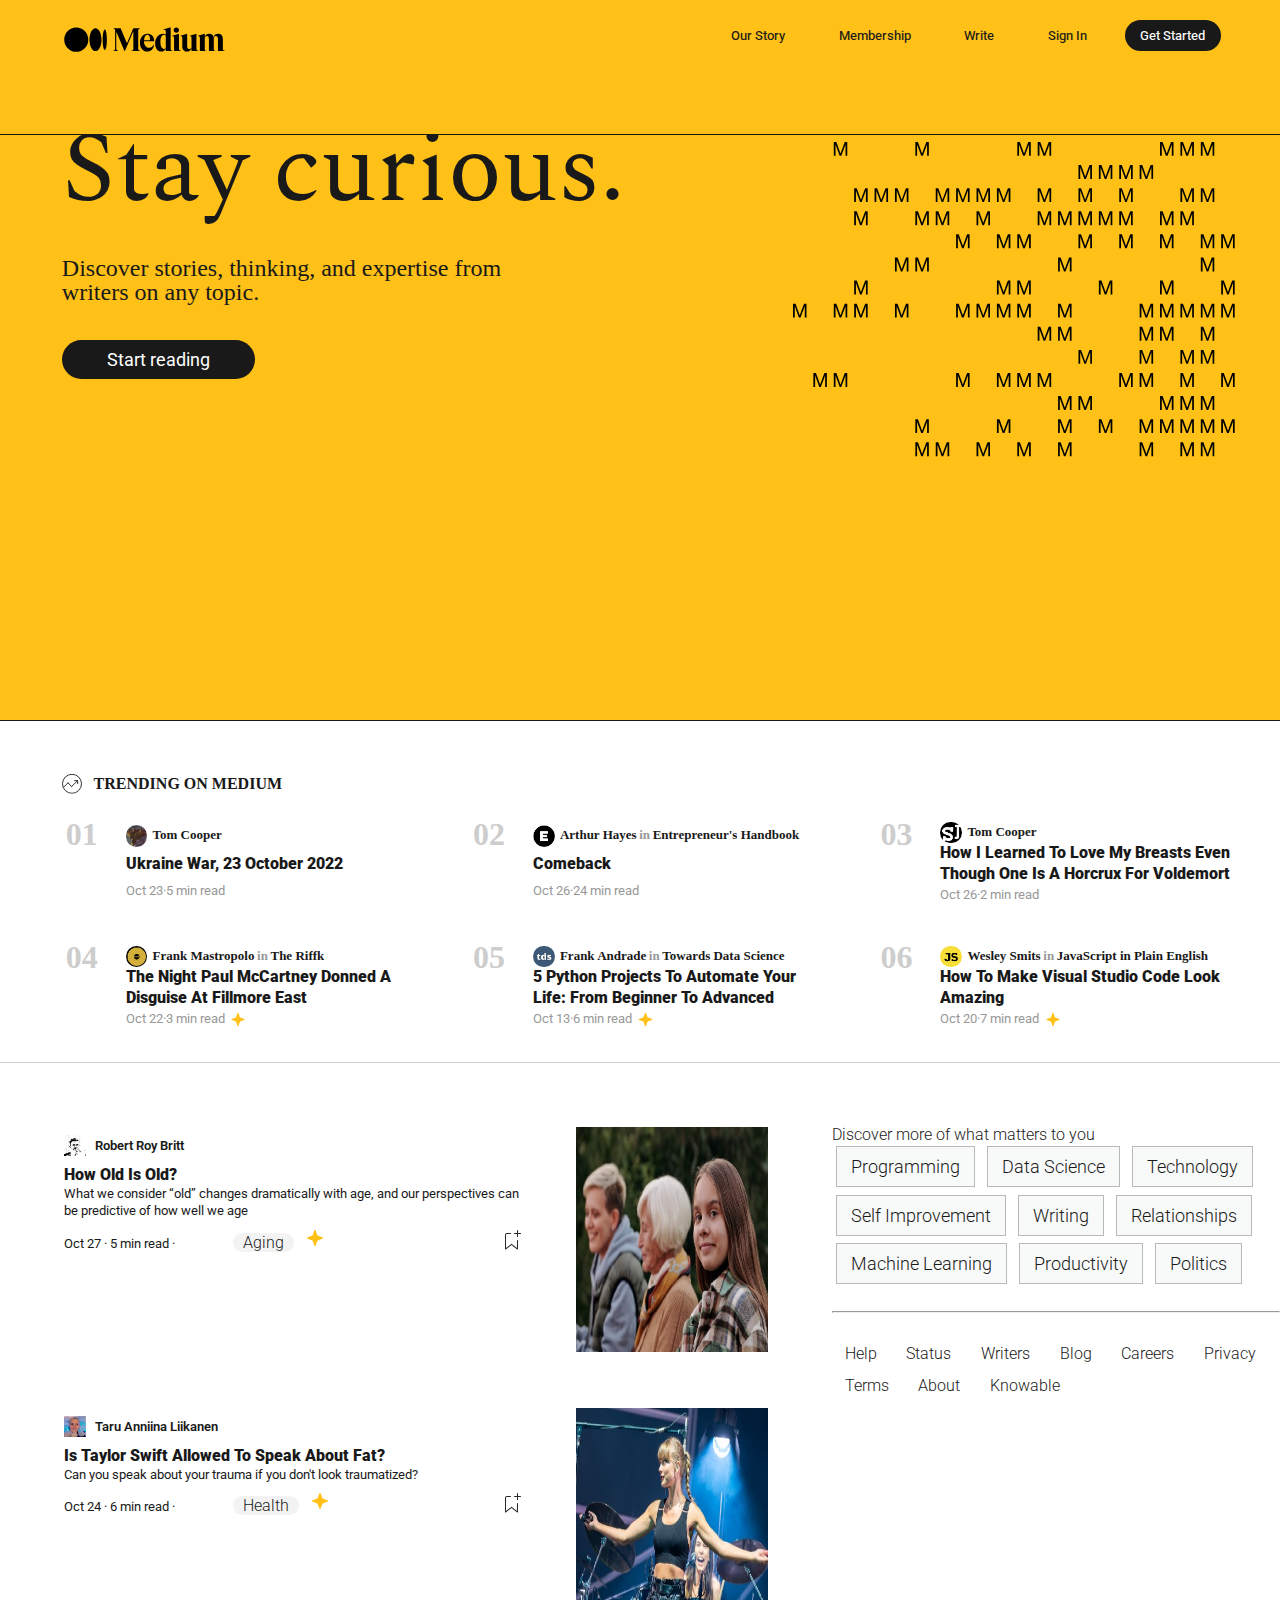
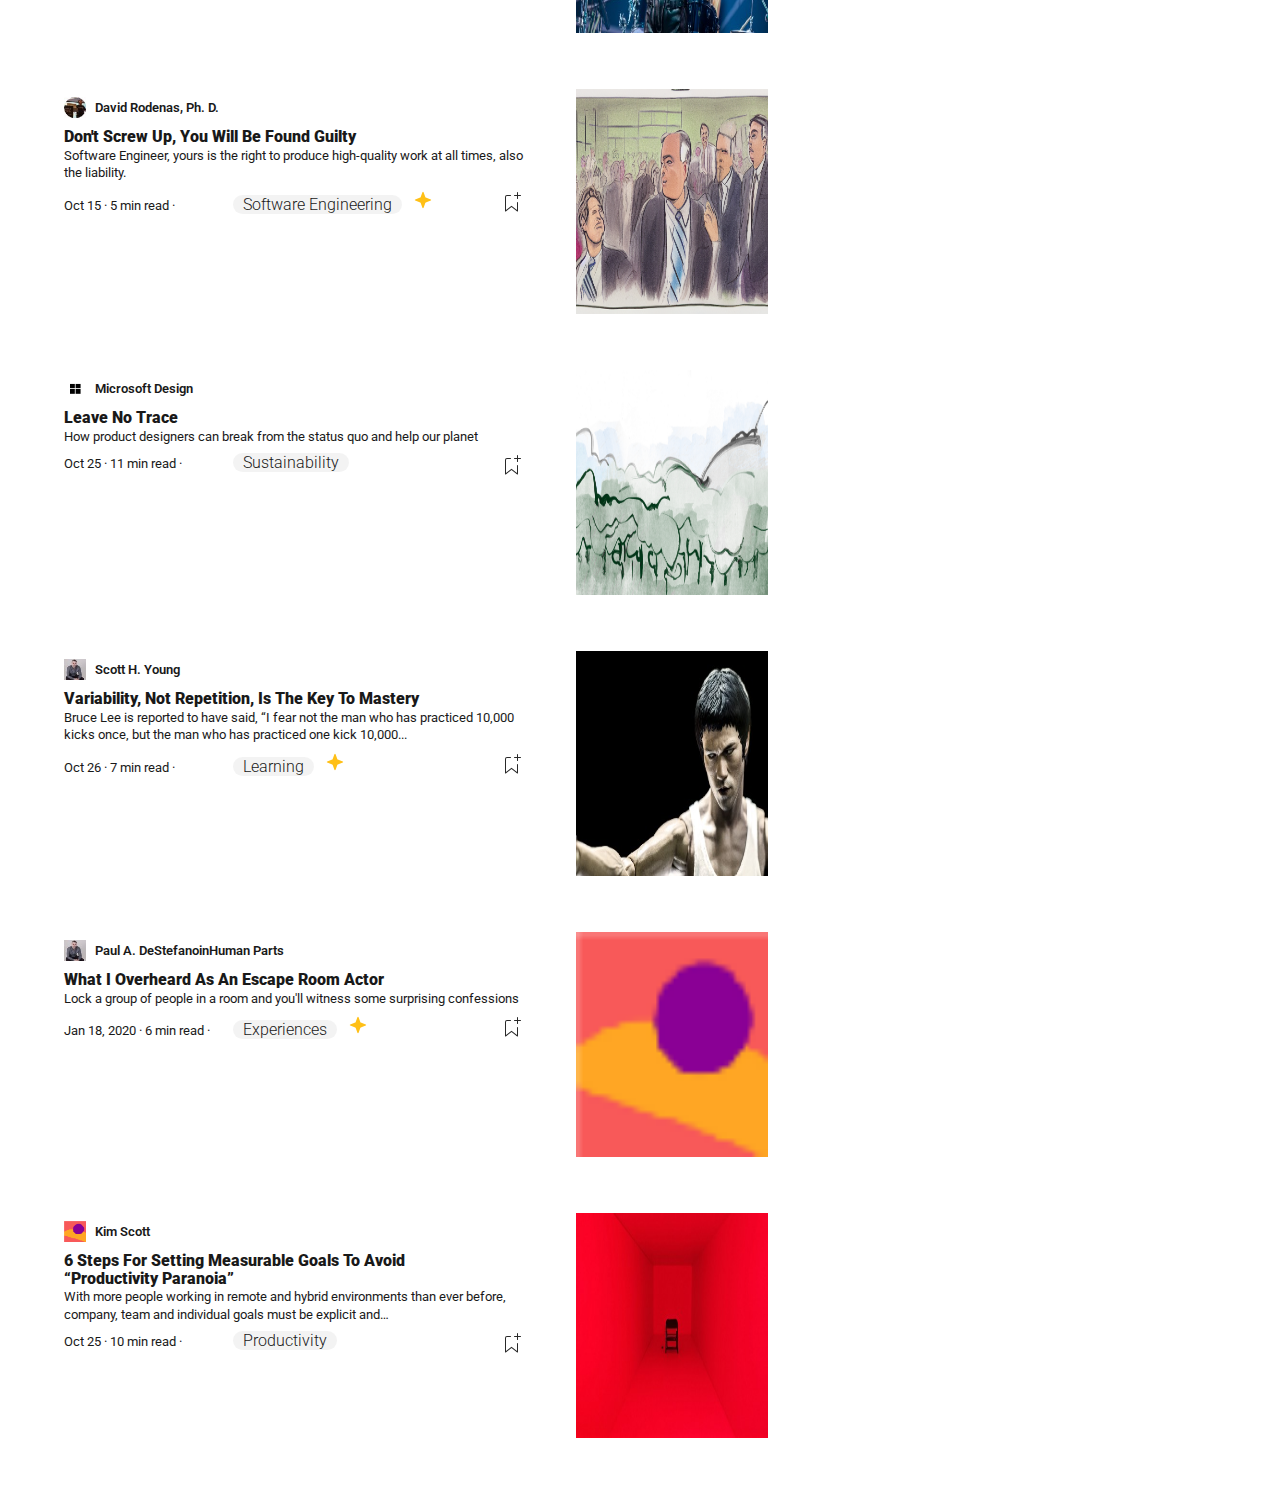
<file: esercitazione4/index.html>
<!DOCTYPE html>
<html lang="en">
<head>
    <meta charset="UTF-8">
    <meta name="viewport" content="width=device-width, initial-scale=1.0">
    <title>Medium clone</title>
    <link rel="stylesheet" href="assets/css/reset.css">
    <link rel="stylesheet" href="assets/css/medium.css">
    <link rel="preconnect" href="https://fonts.googleapis.com">
<link rel="preconnect" href="https://fonts.gstatic.com" crossorigin>
<link href="https://fonts.googleapis.com/css2?family=Roboto:ital,wght@0,100;0,300;0,400;0,500;0,700;0,900;1,100;1,300;1,400;1,500;1,700;1,900&family=Spectral:ital,wght@0,200;0,300;0,400;0,500;0,600;0,700;0,800;1,200;1,300;1,400;1,500;1,600;1,700;1,800&display=swap" rel="stylesheet">
</head>
<body>
    <header>
        <nav id="head">
            <figure>
            <img src="assets/imgs/svg/logo.svg" alt="logo">
        </figure>
        <ul>
            <li><button class="BtnHeader">Our Story</button></li>
            <li><button class="BtnHeader">Membership</button></li>
            <li><button class="BtnHeader">Write</button></li>
            <li><button class="BtnHeader">Sign In</button></li>
            <li><button class="BtnHeaderBlack">Get Started</button></li>
        </ul>
        </nav>
        <div id="HeroSection">
            <div id="Testo"><h1>Stay curious.</h1>
                <p>Discover stories, thinking, and expertise from writers on any topic.</p>
                <button id="BtnHero">Start reading</button>
            </div>
            <div id="Mblock"><iframe src="m.html" seamless></iframe></div>
        </div>
    </header>
    <aside>
        <h3><img src="assets/imgs/svg/trending.svg" alt="Trending icon"> Trending on medium</h3>
        <section class="Trending">
            <b>01</b>
            <div class="Content">
                <h4><img src="assets/imgs/image01.jpeg">Tom Cooper</h4>
            <h3>Ukraine War, 23 October 2022</h3>
            <p>Oct 23·5 min read</p>
            </div>
        </section>
        <section class="Trending">
            <b>02</b>
            <div class="Content">
                <h4><img src="assets/imgs/image02.png">Arthur Hayes <span>in</span> Entrepreneur's Handbook</h4>
            <h3>Comeback</h3>
            <p>Oct 26·24 min read</p>
            </div>
        </section>
        <section class="Trending">
            <b>03</b>
            <div class="Content">
                <h4><img src="assets/imgs/image03.jpeg">Tom Cooper</h4>
            <h3>How I Learned to Love My Breasts Even Though One Is A Horcrux For Voldemort</h3>
            <p>Oct 26·2 min read</p>
            </div>
        </section>
        <section class="Trending">
            <b>04</b>
            <div class="Content">
                <h4><img src="assets/imgs/image04.png">Frank Mastropolo <span>in</span> The Riffk</h4>
            <h3>The Night Paul McCartney Donned a Disguise at Fillmore East</h3>
            <p>Oct 22·3 min read <img src="assets/imgs/svg/star.svg"></p>
            </div>
        </section>
        <section class="Trending">
            <b>05</b>
            <div class="Content">
                <h4><img src="assets/imgs/image05.jpeg">Frank Andrade <span>in</span> Towards Data Science</h4>
            <h3>5 Python Projects to Automate Your Life: From Beginner to Advanced</h3>
            <p>Oct 13·6 min read <img src="assets/imgs/svg/star.svg"></p>
            </div>
        </section>
        <section class="Trending">
            <b>06</b>
            <div class="Content">
                <h4><img src="assets/imgs/image06.png">Wesley Smits <span>in</span> JavaScript in Plain English</h4>
            <h3>How To Make Visual Studio Code Look Amazing</h3>
            <p>Oct 20·7 min read <img src="assets/imgs/svg/star.svg"></p>
            </div>
            </section>
    </aside>
    <main>
    <article>
        <section class="Articles">
            <div>
                <h4> <img src="assets/imgs/image07.jpeg"> Robert Roy Britt</h4>
            <h3>How Old is Old?</h3>
            <p>What we consider “old” changes dramatically with age, and our perspectives can be predictive of how well we age</p>
            <div class="InfoBar"> 
                <p>Oct 27 · 5 min read ·</p>
                <button>Aging</button>
                <img src="assets/imgs/svg/star.svg">
                <figure>
                    <img class="Bookmark" src="assets/imgs/svg/bookmark.svg">
                </figure>
            </div>
            </div>
            <img class="Banner" src="assets/imgs/image08.jpeg">
        </section>
        <section class="Articles">
            <div>
                <h4> <img src="assets/imgs/image09.jpeg"> Taru Anniina Liikanen</h4>
            <h3>Is Taylor Swift Allowed to Speak About Fat?</h3>
            <p>Can you speak about your trauma if you don't look traumatized?</p>
            <div class="InfoBar"> 
                <p>Oct 24 · 6 min read · </p>
                <button>Health</button>
                <img src="assets/imgs/svg/star.svg">
                <figure>
                    <img class="Bookmark" src="assets/imgs/svg/bookmark.svg">
                </figure>
            </div>
            </div>
            <img class="Banner" src="assets/imgs/image10.jpeg">
        </section>
        <section class="Articles">
            <div>
                <h4> <img src="assets/imgs/image11.jpeg"> David Rodenas, Ph. D.</h4>
            <h3>Don't Screw Up, You Will Be Found Guilty</h3>
            <p>Software Engineer, yours is the right to produce high-quality work at all times, also the liability.</p>
            <div class="InfoBar"> 
                <p>Oct 15 · 5 min read · </p>
                <button>Software Engineering</button>
                <img src="assets/imgs/svg/star.svg">
                <figure>
                    <img class="Bookmark" src="assets/imgs/svg/bookmark.svg">
                </figure>
            </div>
            </div>
            <img class="Banner" src="assets/imgs/image12.png">
        </section>
        <section class="Articles">
            <div>
                <h4> <img src="assets/imgs/image13.png"> Microsoft Design</h4>
            <h3>Leave No Trace</h3>
            <p>How product designers can break from the status quo and help our planet</p>
            <div class="InfoBar"> 
                <p>Oct 25 · 11 min read · </p>
                <button>Sustainability</button>
                <figure>
                    <img class="Bookmark" src="assets/imgs/svg/bookmark.svg">
                </figure>
            </div>
            </div>
            <img class="Banner" src="assets/imgs/image14.png">
        </section>
        <section class="Articles">
            <div>
                <h4> <img src="assets/imgs/image15.jpeg"> Scott H. Young</h4>
            <h3>Variability, Not Repetition, is the Key to Mastery</h3>
            <p>Bruce Lee is reported to have said, “I fear not the man who has practiced 10,000 kicks once, but the man who has practiced one kick 10,000...</p>
            <div class="InfoBar"> 
                <p>Oct 26 · 7 min read · </p>
                <button>Learning</button>
                <img src="assets/imgs/svg/star.svg">
                <figure>
                    <img class="Bookmark" src="assets/imgs/svg/bookmark.svg">
                </figure>
            </div>
            </div>
            <img class="Banner" src="assets/imgs/image16.jpg">
        </section>
        <section class="Articles">
            <div>
                <h4> <img src="assets/imgs/image15.jpeg"> Paul A. DeStefano <span>in</span> Human Parts</h4>
            <h3>What I Overheard as an Escape Room Actor</h3>
            <p>Lock a group of people in a room and you'll witness some surprising confessions</p>
            <div class="InfoBar"> 
                <p>Jan 18, 2020 · 6 min read · </p>
                <button>Experiences</button>
                <img src="assets/imgs/svg/star.svg">
                <figure>
                    <img class="Bookmark" src="assets/imgs/svg/bookmark.svg">
                </figure>
            </div>
            </div>
            <img class="Banner" src="assets/imgs/image17.png">
        </section>
        <section class="Articles">
            <div>
                <h4> <img src="assets/imgs/image17.png"> Kim Scott</h4>
                <h3>6 Steps for Setting Measurable Goals to Avoid “Productivity Paranoia”</h3>
                <p>With more people working in remote and hybrid environments than ever before, company, team and individual goals must be explicit and…</p>
                <div class="InfoBar"> 
                    <p>Oct 25 · 10 min read · </p>
                    <button>Productivity</button>
                    <figure>
                        <img class="Bookmark" src="assets/imgs/svg/bookmark.svg">
                    </figure>
                </div>
            </div>
            <img class="Banner" src="assets/imgs/image18.jpeg">
        </section>
    </article>
    <footer id="foo">
            <h3>Discover more of what matters to you</h3>
            <div>
            <button class="bottoni">Programming</button>
            <button class="bottoni">Data Science</button>
            <button class="bottoni">Technology</button>
            <button class="bottoni">Self Improvement</button>
            <button class="bottoni">Writing</button>
            <button class="bottoni">Relationships</button>
            <button class="bottoni">Machine Learning</button>
            <button class="bottoni">Productivity</button>
            <button class="bottoni">Politics</button>
        </div>
        <hr>
        <div>
            <a href="">Help</a>
            <a href="">Status</a>
            <a href="">Writers</a>
            <a href="">Blog</a>
            <a href="">Careers</a>
            <a href="">Privacy</a>
            <a href="">Terms</a>
            <a href="">About</a>
            <a href="">Knowable</a>
        </div>
    </footer>
</main>
    <script src="assets/index.js"></script>
</body>
</html>
</file>
<file: esercitazione4/assets/css/medium.css>
* {
    box-sizing: border-box;
    color: #191919;
    font-family: 'Roboto', sans-serif;
    font-size: medium;
    font-weight: 300;
  }
  a:link, a:visited{
    color: #191919;
    text-decoration: none;
  }

  header{
    background-color: #ffc017;
    width: 100%;
    display: flex;
    justify-content: space-evenly;
    flex-wrap: wrap;
  }
nav{
    display: flex;
    flex-basis: 100%;
    width: 100%;
    height: 15vh;
    position: fixed;
    background-color: #ffc017;
    border-bottom: solid 1px #191919;
}
  figure {
    flex-basis: 50%;
    position: sticky;
  }
  figure img{
    padding-top: 1.7em;
    margin-left: 4em;
  }
  ul{
    flex-basis: 50%;
    display: flex;
    flex-wrap: wrap-reverse;
    justify-content: flex-end;
    margin-right: 3em;
    position: sticky;
  }

  ul li{
    display: inline;
    list-style: none;
    padding: 0.7em;
    justify-content: flex-end;
  }

  .BtnHeader{
    font-weight: 450;
    font-size: small;
    border: none;
    background-color: transparent;
    padding: 1.3em 1.2em;
    color: #191919;
  }
  .BtnHeaderBlack{
    border-radius: 20px;
    background-color: #191919;
    color: white;
    font-weight: 450;
    font-size: small;
    border: none;
    padding: 0.6em 1.2em;
    margin-top: 0.7em;
  }
#HeroSection{
    display: flex;
    height: 73vh;
    margin-top: 4em;
    width: 100%;
    flex-wrap: wrap;
    border-top: solid 1px #191919;
    border-bottom: solid 1px #191919; 
    justify-content: space-evenly;
    padding: 0.3em 0em;
}
#HeroSection div:nth-of-type(1){order: 1;}
#HeroSection div:nth-of-type(2){order: 3;}
#HeroSection div:nth-of-type(3){order: 4;}
#HeroSection div:nth-of-type(4){order: 2;}

h1{
    font-family: 'Spectral', serif;
    font-size : 100px;
    flex-basis: 100%;
    padding-top: 0.5em;
}
iframe{
    width: 40vw;
    height: 75vh;
    padding: 0%;
    margin: 0%;
}
#Testo{
    flex-basis: 50%;
    padding-left: 1.2em;
}
#Testo p{
    font-weight: 400;
    font-size: x-large;
    width: 35vw;
    padding-top: 1.5em;
    padding-bottom: 1.5em;

}

#BtnHero{
    border: none;
    border-radius: 20px;
    background-color: #191919;
    color: white;

    font-weight: 400;
    font-size: large;
    padding: 0.5em 2.5em;
}

aside{
    margin-top: 3em;
    padding-left: 3.6em;
    display: flex;
    flex-wrap: wrap;
    justify-content: space-evenly;
    border-bottom: #cdcdcd solid 1px;
    width: 100%;
}
aside h3{
    flex-basis: 100%;
    font-weight: 900;
    text-transform: uppercase;
    display: flex;
    align-items: center;
    padding-bottom: 1em;
}
aside h3 img{
    padding-right: 0.5em;
}
.Trending{
    display: flex;
    flex-wrap: wrap;
    flex-basis: 33.33%;
    line-height: 1.3rem;
    padding-left: 0.5em;
}

.Trending b{
    flex-basis: 15%;
    color:#cdcdcd;
    font-size: xx-large;
    font-weight: 900;
    padding-top: 0.3em;
}
.Content{
    flex-basis: 75%;
    display: flex;
    flex-wrap: wrap;
    align-items: center;
    line-height: 1.3rem;
    margin-bottom: 2em;
    padding-top: 0.5em;
}
.Content h4{
   display: flex;
   font-weight: 600;
   font-size: small;

}
.Content img{
    border-radius: 20px;
    width: 1.7vw;
    margin-right: 0.4em;
}

.Content h3{
    font-family: 'Roboto', sans-serif;
    text-transform: capitalize;
    padding-bottom: 0%;
}

.Content p{
    font-family: 'Roboto', sans-serif;
    color: #989898;
    font-size: small;
    display: flex;
}
.Content p img{
    width: 1.3vw;
    margin-left: 0.4em;
}

.Content span{
    color: #989898;
    padding-left: 0.2em;
    padding-right: 0.2em;
}
main{
    display: flex;
    margin-top: 4em;
    justify-content: left;
}
article{
flex-basis: 60%;
}

.Articles{
    display: flex;
    padding: 0em 4em;
}
.Banner{
    width: 15vw;
    height: 25vh;
}

.Articles{
    margin-bottom: 3.5em;
}
.Articles h4{
    display: flex;
    font-weight: 600;
    font-size: small;
    align-items: center;
}

.Articles h4 img{
    width: 1.7vw;
    margin-right: 0.7em;
   }

   .Articles h3{
    font-weight: 900;
    font-size: larger;
    padding-top: 0.7em;
    text-transform: capitalize;
    width: 30vw;
   }

   .Articles div{
    font-size: small;
    font-weight: 400;
    color: #646262;
    padding-top: 0.6em;
    line-height: 1.1rem;
    width: 40vw;
    padding-right: 4em;
   }
   .InfoBar{
    display: inline-block;
    width: 30vw;
    height: 6vh;
   }
   .InfoBar p{
    display: inline-block;
    width: 13vw;
    margin: 0%;
    padding: 0%;
   }
   .InfoBar button{
    display: inline-block;
    border: none;
    background-color: #ebebeb9e;
    border-radius: 15px;
    padding: 0em 0.6em;
    width: auto;
    height: auto;
    margin-right: 0.5em;
}
.InfoBar figure{
    margin: 0%;
    padding: 0%;
    display: inline;
    float: right;
}
.Bookmark{
    margin: 0%;
    padding: 0%;
    display: inline;
    position: relative;
}

footer{
    flex-basis: 40%;
}
footer div h3{
    font-weight: 500;
    padding: 0em 0em 1em 0em;
}

footer button{
    font-size: large;
    margin: 0.2em;
    padding: 0.5em 0.8em;
    background-color: rgb(248, 249, 249);
    border: solid 1px rgb(185, 185, 185);
}

footer hr{
    width: 100%;
    margin-top: 1.5em;
    margin-bottom: 1.5em;
}

footer a{
    padding: 0.8em;
    line-height: 2rem;
}

@keyframes fadein {
    from { opacity: 0; }
    to   { opacity: 1; }
}


@media only screen and (max-width: 768px) {
    * {
        box-sizing: border-box;
        color: #191919;
        font-family: 'Roboto', sans-serif;
        font-size: smaller;
        font-weight: 300;
      }
      a:link, a:visited{
        color: #191919;
        text-decoration: none;
      }
    
      header{
        background-color: #ffc017;
        display: flex;
        justify-content: space-evenly;
        flex-wrap: wrap;
      }
    nav{
        display: flex;
        flex-basis: 100%;
        width: 100%;
        height: 15vh;
        position: fixed;
        background-color: #ffc017;
        border-bottom: solid 1px #191919;
    }
      figure {
        flex-basis: 10%;
        position: sticky;
      }
      figure img{
        padding-top: 1.1em;
        margin-left: 4em;
      }
      ul{
        flex-basis: 90%;
        display: flex;
        flex-wrap: wrap-reverse;
        justify-content: flex-end;
        margin-right: 2em;
        position: sticky;
      }
    
      ul li{
        display: inline;
        list-style: none;
        padding: 0.5em;
        justify-content: flex-end;
      }
    li:nth-of-type(1){visibility: hidden; width: 0%;}
    li:nth-of-type(2){visibility: hidden; width: 0%;}
    li:nth-of-type(3){visibility: hidden; width: 0%;}
      .BtnHeader{
        font-weight: 450;
        font-size: smaller;
        border: none;
        background-color: transparent;
        padding: 2em 1.2em 0;
        color: #191919;
      }
      .BtnHeaderBlack{
        border-radius: 20px;
        background-color: #191919;
        color: white;
        font-weight: 450;
        font-size: small;
        border: none;
        padding: 0.6em 1.2em;
        margin-top: 1.5em;
      }
    #HeroSection{
        display: flex;
        height: 73vh;
        margin-top: 4em;
        width: 100%;
        flex-wrap: wrap;
        border-top: solid 1px #191919;
        border-bottom: solid 1px #191919; 
        justify-content: space-evenly;
        padding: 0.3em 0em;
    }
    #HeroSection div:nth-of-type(1){order: 1;}
    #HeroSection div:nth-of-type(2){order: 3;}
    #HeroSection div:nth-of-type(3){order: 4;}
    #HeroSection div:nth-of-type(4){order: 2;}
    
    h1{
        font-family: 'Spectral', serif;
        font-size : 45px;
        font-weight: 600;
        flex-basis: 100%;
        padding-top: 1em;
    }
    iframe{
        width: 40vw;
        height: 75vh;
        padding: 0%;
        margin: 0%;
    }
    #Testo{
        flex-basis: 50%;
        padding-left: 1.2em;
    }
    #Testo p{
        font-weight: 400;
        font-size: large;
        width: 50vw;
        padding-top: 1em;
        padding-bottom: 1.2em;
    
    }
    
    #BtnHero{
        border: none;
        border-radius: 20px;
        background-color: #191919;
        color: white;
        font-weight: 400;
        font-size: large;
        padding: 0.5em 2em;
    }
    
    aside{
        margin-top: 3em;
        padding-left: 3.6em;
        display: flex;
        flex-wrap: wrap;
        justify-content: space-evenly;
        border-bottom: #cdcdcd solid 1px;
        width: 100%;
    }
    aside h3{
        flex-basis: 100%;
        font-weight: 900;
        text-transform: uppercase;
        display: flex;
        align-items: center;
        padding-bottom: 1em;
    }
    aside h3 img{
        padding-right: 0.5em;
    }
    .Trending{
        display: flex;
        flex-wrap: wrap;
        flex-basis: 100%;
        line-height: 2rem;
        padding-left: 0.5em;
    }
    
    .Trending b{
        flex-basis: 15%;
        color:#cdcdcd;
        font-size: xx-large;
        font-weight: 900;
        padding-top: 0.3em;
    }
    .Content{
        flex-basis: 75%;
        display: flex;
        flex-wrap: wrap;
        align-items: center;
        line-height: 1.6rem;
        margin-bottom: 2em;
        padding-top: 0.5em;
    }
    .Content h4{
       display: flex;
       font-weight: 600;
       font-size: small;
    
    }
    .Content img{
        border-radius: 20px;
        width: 4vw;
        margin-right: 0.4em;
    }
    
    .Content h3{
        font-family: 'Roboto', sans-serif;
        text-transform: capitalize;
        padding-bottom: 0%;
    }
    
    .Content p{
        font-family: 'Roboto', sans-serif;
        color: #989898;
        font-size: small;
        display: flex;
    }
    .Content p img{
        width: 1.3vw;
        margin-left: 0.4em;
    }
    
    .Content span{
        color: #989898;
        padding-left: 0.2em;
        padding-right: 0.2em;
    }
    main{
        display: flex;
        margin-top: 2.5em;
        flex-wrap: wrap-reverse;
    }
    article{
    flex-basis: 100%;
    }
    
    .Articles{
        display: flex;
        padding: 0em 4em;
        width: 100vw;
        margin-bottom: 3.5em;
    }
    .Banner{
        width: 25vw;
        height: 30vh;
    }
  
    .Articles h4{
        display: flex;
        font-weight: 600;
        font-size: small;
        align-items: center;
    }
    
    .Articles h4 img{
        width: 1.7vw;
        margin-right: 0.7em;
       }
    
       .Articles h3{
        font-weight: 900;
        font-size: larger;
        padding-top: 0.7em;
        text-transform: capitalize;
        width: 30vw;
       }
    
       .Articles div{
        font-size: small;
        font-weight: 400;
        color: #646262;
        padding-top: 0.6em;
        line-height: 1.1rem;
        width: 65vw;
        padding-right: 4em;
       }
       .InfoBar{
        display: inline-block;
        width: 40vw;
        height: 6vh;
        margin: 0%;
        padding: 0%;
       }
       .InfoBar p{
        display: inline-block;
        width: 20vw;
        margin: 0%;
        padding: 0%;
       }
       .InfoBar button{
        display: inline-block;
        border: none;
        background-color: #ebebeb9e;
        border-radius: 15px;
        padding: 0.3em 1em;
        width: auto;
        height: auto;
        margin-right: 0.5em;
    }
    .InfoBar figure, .InfoBar img{
        margin: 0%;
        padding: 0%;
        display: inline-block;
    }
    .Bookmark{
        margin: 0%;
        padding: 0%;
        display: inline;
        position: relative;
    }
    
    footer{
        flex-basis: 100%;
        justify-content: space-evenly;
    }
    footer h3{
        font-weight: 500;
        padding:  1em 3em
    }

    footer div{
        padding: 0 4em;
    }
    
    footer button{
        font-size: large;
        margin: 0.3em;
        padding: 0.5em 1em;
        background-color: rgb(248, 249, 249);
        border: solid 1px rgb(185, 185, 185);
    }
    
    footer hr{
        width: 100%;
        margin-top: 1.5em;
        margin-bottom: 1.5em;
    }
    
    footer a{
        padding: 0.8em;
        line-height: 2rem;
    }
}


@media only screen and (max-width:992px) and (min-width: 769px) {
    * {
        box-sizing: border-box;
        color: #191919;
        font-family: 'Roboto', sans-serif;
        font-size: small;
        font-weight: 300;
      }
      a:link, a:visited{
        color: #191919;
        text-decoration: none;
      }
    
      header{
        background-color: #ffc017;
        display: flex;
        justify-content: space-evenly;
        flex-wrap: wrap;
      }
    nav{
        display: flex;
        flex-basis: 100%;
        width: 100%;
        height: 15vh;
        position: fixed;
        background-color: #ffc017;
        border-bottom: solid 1px #191919;
    }
      figure {
        flex-basis: 10%;
        position: sticky;
      }
      figure img{
        padding-top: 1.1em;
        margin-left: 4em;
      }
      ul{
        flex-basis: 90%;
        display: flex;
        flex-wrap: wrap-reverse;
        justify-content: flex-end;
        margin-right: 2em;
        position: sticky;
      }
    
      ul li{
        display: inline;
        list-style: none;
        padding: 0.5em;
        justify-content: flex-end;
      }
    
      .BtnHeader{
        font-weight: 450;
        font-size: smaller;
        border: none;
        background-color: transparent;
        padding: 1.3em 1.2em;
        color: #191919;
      }
      .BtnHeaderBlack{
        border-radius: 20px;
        background-color: #191919;
        color: white;
        font-weight: 450;
        font-size: small;
        border: none;
        padding: 0.6em 1.2em;
        margin-top: 0.7em;
      }
    #HeroSection{
        display: flex;
        height: 73vh;
        margin-top: 4em;
        width: 100%;
        flex-wrap: wrap;
        border-top: solid 1px #191919;
        border-bottom: solid 1px #191919; 
        justify-content: space-evenly;
        padding: 0.3em 0em;
    }
    #HeroSection div:nth-of-type(1){order: 1;}
    #HeroSection div:nth-of-type(2){order: 3;}
    #HeroSection div:nth-of-type(3){order: 4;}
    #HeroSection div:nth-of-type(4){order: 2;}
    
    h1{
        font-family: 'Spectral', serif;
        font-size : 70px;
        flex-basis: 100%;
        padding-top: 0.5em;
    }
    iframe{
        width: 40vw;
        height: 75vh;
        padding: 0%;
        margin: 0%;
    }
    #Testo{
        flex-basis: 50%;
        padding-left: 1.2em;
    }
    #Testo p{
        font-weight: 400;
        font-size: large;
        width: 35vw;
        padding-top: 1em;
        padding-bottom: 1.2em;
    
    }
    
    #BtnHero{
        border: none;
        border-radius: 20px;
        background-color: #191919;
        color: white;
        font-weight: 400;
        font-size: large;
        padding: 0.5em 2em;
    }
    
    aside{
        margin-top: 3em;
        padding-left: 3.6em;
        display: flex;
        flex-wrap: wrap;
        justify-content: space-evenly;
        border-bottom: #cdcdcd solid 1px;
        width: 100%;
    }
    aside h3{
        flex-basis: 100%;
        font-weight: 900;
        text-transform: uppercase;
        display: flex;
        align-items: center;
        padding-bottom: 1em;
    }
    aside h3 img{
        padding-right: 0.5em;
    }
    .Trending{
        display: flex;
        flex-wrap: wrap;
        flex-basis: 50%;
        line-height: 2rem;
        padding-left: 0.5em;
    }
    
    .Trending b{
        flex-basis: 15%;
        color:#cdcdcd;
        font-size: xx-large;
        font-weight: 900;
        padding-top: 0.3em;
    }
    .Content{
        flex-basis: 75%;
        display: flex;
        flex-wrap: wrap;
        align-items: center;
        line-height: 1.6rem;
        margin-bottom: 2em;
        padding-top: 0.5em;
    }
    .Content h4{
       display: flex;
       font-weight: 600;
       font-size: small;
    
    }
    .Content img{
        border-radius: 20px;
        width: 3vw;
        margin-right: 0.4em;
    }
    
    .Content h3{
        font-family: 'Roboto', sans-serif;
        text-transform: capitalize;
        padding-bottom: 0%;
    }
    
    .Content p{
        font-family: 'Roboto', sans-serif;
        color: #989898;
        font-size: small;
        display: flex;
    }
    .Content p img{
        width: 1.3vw;
        margin-left: 0.4em;
    }
    
    .Content span{
        color: #989898;
        padding-left: 0.2em;
        padding-right: 0.2em;
    }
    main{
        display: flex;
        margin-top: 2.5em;
        flex-wrap: wrap-reverse;
    }
    article{
    flex-basis: 100%;
    }
    
    .Articles{
        display: flex;
        padding: 0em 4em;
        width: 100vw;
        margin-bottom: 3.5em;
    }
    .Banner{
        width: 30vw;
        height: 30vh;
    }
  
    .Articles h4{
        display: flex;
        font-weight: 600;
        font-size: small;
        align-items: center;
    }
    
    .Articles h4 img{
        width: 1.7vw;
        margin-right: 0.7em;
       }
    
       .Articles h3{
        font-weight: 900;
        font-size: larger;
        padding-top: 0.7em;
        text-transform: capitalize;
        width: 30vw;
       }
    
       .Articles div{
        font-size: small;
        font-weight: 400;
        color: #646262;
        padding-top: 0.6em;
        line-height: 1.1rem;
        width: 70vw;
        padding-right: 4em;
       }
       .InfoBar{
        display: inline-block;
        width: 30vw;
        height: 6vh;
       }
       .InfoBar p{
        display: inline-block;
        width: 16vw;
        margin: 0%;
        padding: 0%;
       }
       .InfoBar button{
        display: inline-block;
        border: none;
        background-color: #ebebeb9e;
        border-radius: 15px;
        padding: 0.3em 1em;
        width: auto;
        height: auto;
        margin-right: 0.5em;
    }
    .InfoBar figure{
        margin: 0%;
        padding: 0%;
        display: inline;
        float: right;
    }
    .Bookmark{
        margin: 0%;
        padding: 0%;
        display: inline;
        position: relative;
    }
    
    footer{
        flex-basis: 100%;
        justify-content: space-evenly;
    }
    footer h3{
        font-weight: 500;
        padding:  1em 3em
    }

    footer div{
        padding: 0 4em;
    }
    
    footer button{
        font-size: large;
        margin: 0.3em;
        padding: 0.5em 1em;
        background-color: rgb(248, 249, 249);
        border: solid 1px rgb(185, 185, 185);
    }
    
    footer hr{
        width: 100%;
        margin-top: 1.5em;
        margin-bottom: 1.5em;
    }
    
    footer a{
        padding: 0.8em;
        line-height: 2rem;
    }
}
</file>
